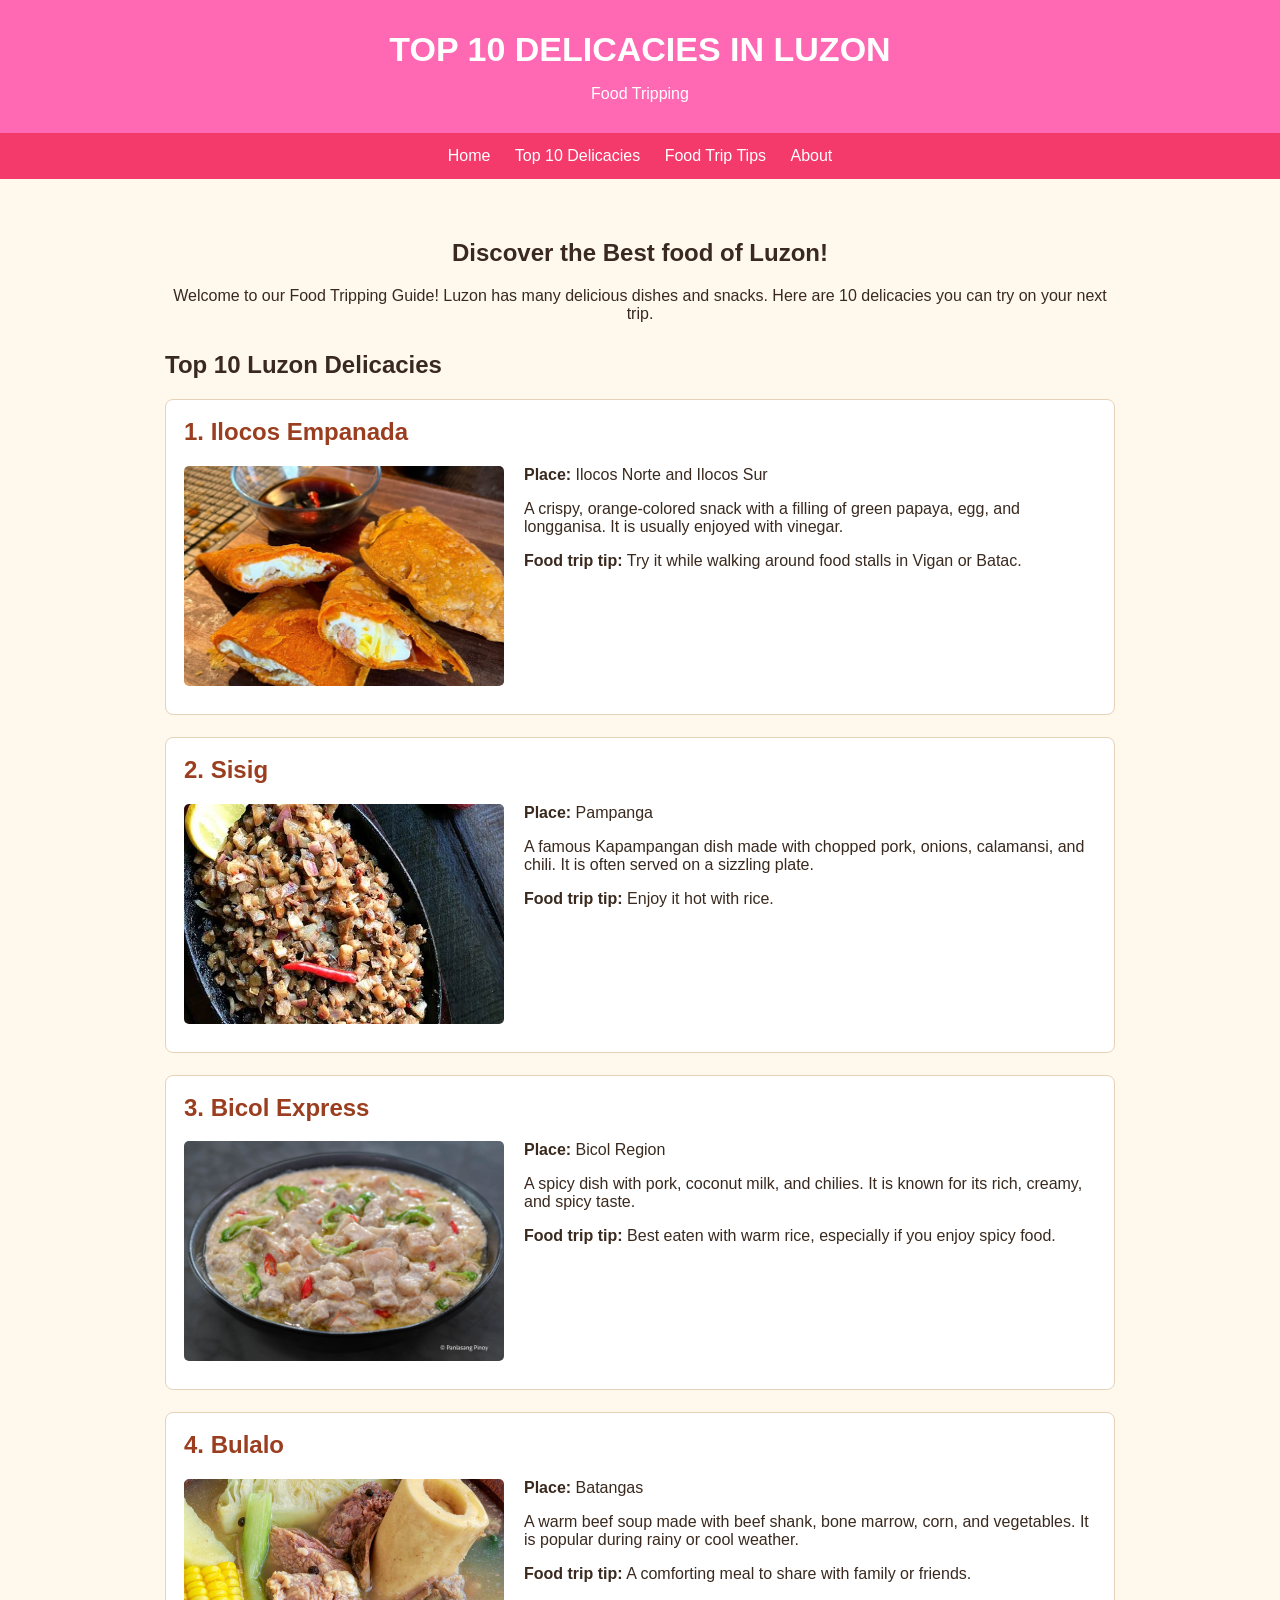
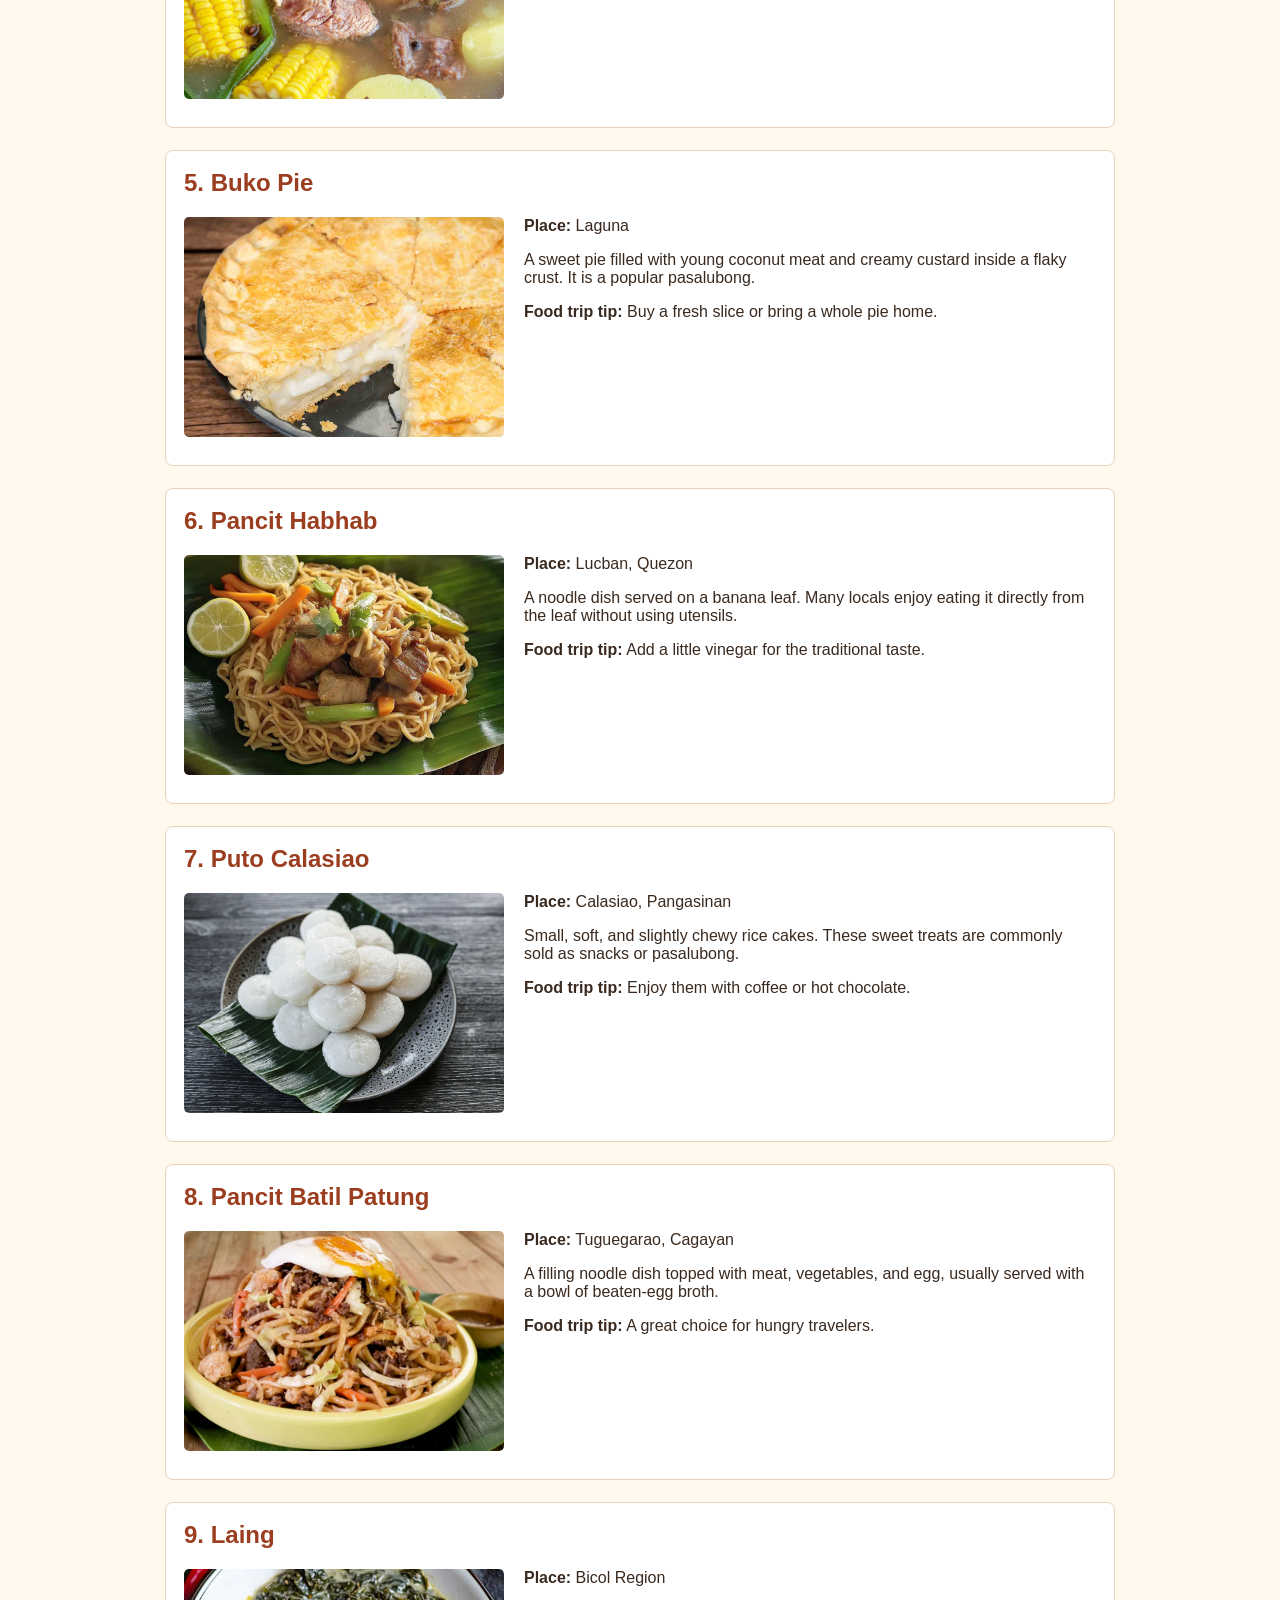
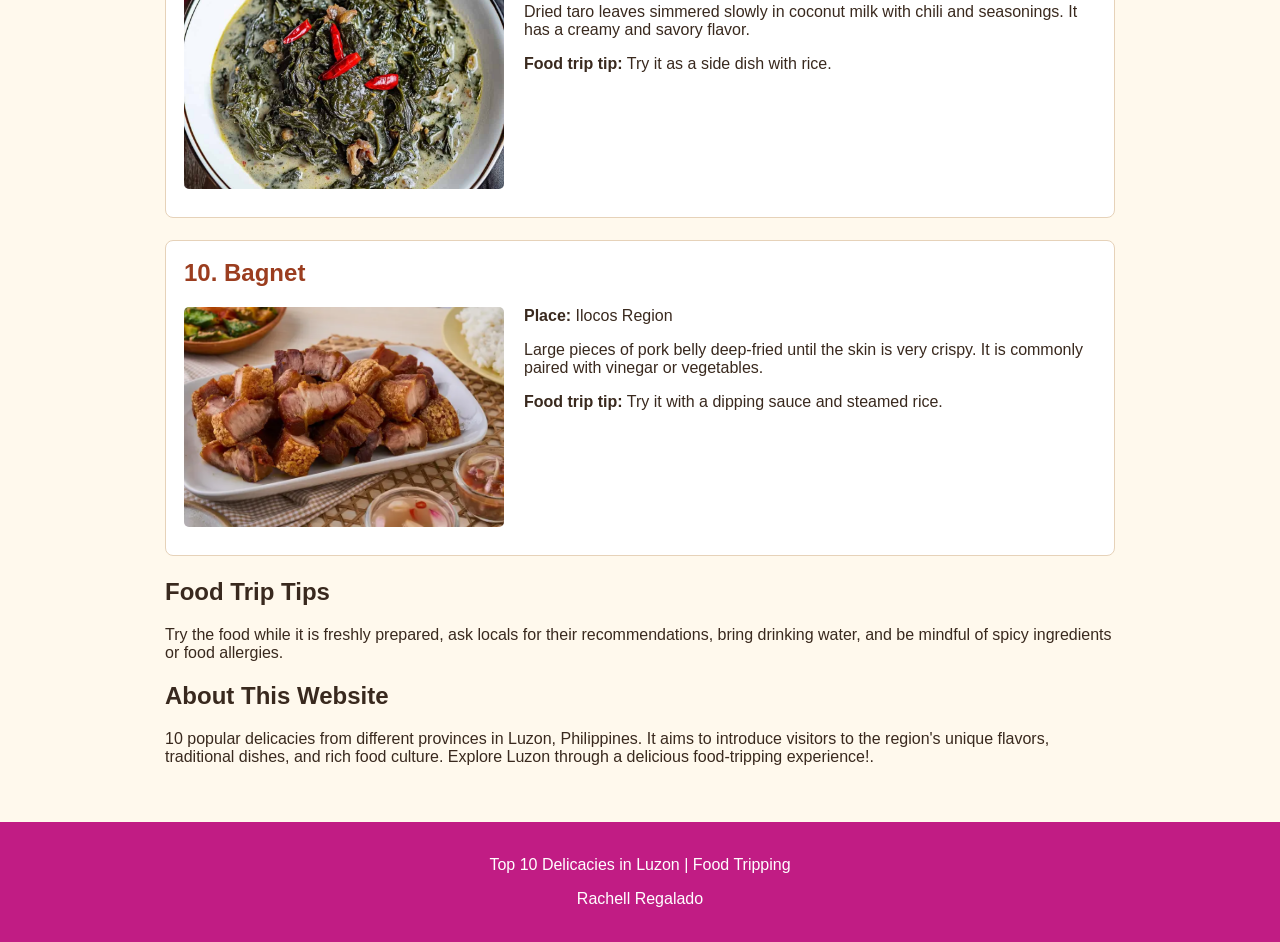
<file: index.html>
<html>
<head>
<title>Top 10 Delicacies in Luzon  - Food Tripping</title>
<link rel="stylesheet" href="style.css">
</head>
<body>
<div class="header">
<h1>TOP 10 DELICACIES IN LUZON</h1>
<p>Food Tripping</p>
</div>
<div class="navigation">
<a href="index.html#home">Home</a>
<a href="index.html#foods">Top 10 Delicacies</a>
<a href="index.html#tips">Food Trip Tips</a>
<a href="index.html#about">About</a>
</div>
<div class="content">

<div class="intro" id="home">
<h2>Discover the Best food of Luzon!</h2>
<p>Welcome to our Food Tripping Guide! Luzon has many delicious dishes and snacks. Here are 10 delicacies you can try on your next trip.</p>
</div>
<h2 id="foods">Top 10 Luzon Delicacies</h2>
<div class="food" id="food1">
<h2>1. Ilocos Empanada</h2>
<img src="foodpicture/empanada.jpg" alt="Ilocos Empanada" width="300">
<p><b>Place:</b> Ilocos Norte and Ilocos Sur</p>
<p>A crispy, orange-colored snack with a filling of green papaya, egg, and longganisa. It is usually enjoyed with vinegar.</p>
<p><b>Food trip tip:</b> Try it while walking around food stalls in Vigan or Batac.</p>
</div>
<div class="food" id="food2">
<h2>2. Sisig</h2>
<img src="foodpicture/sisig.jpg" alt="Sisig" width="300">
<p><b>Place:</b> Pampanga</p>
<p>A famous Kapampangan dish made with chopped pork, onions, calamansi, and chili. It is often served on a sizzling plate.</p>
<p><b>Food trip tip:</b> Enjoy it hot with rice.</p>
</div>
<div class="food" id="food3">
<h2>3. Bicol Express</h2>
<img src="foodpicture/bicolexpress.jpg" alt="Bicol Express" width="300">
<p><b>Place:</b> Bicol Region</p>
<p>A spicy dish with pork, coconut milk, and chilies. It is known for its rich, creamy, and spicy taste.</p>
<p><b>Food trip tip:</b> Best eaten with warm rice, especially if you enjoy spicy food.</p>
</div>
<div class="food" id="food4">
<h2>4. Bulalo</h2>
<img src="foodpicture/bulalo.jpg" alt="Bulalo" width="300">
<p><b>Place:</b> Batangas</p>
<p>A warm beef soup made with beef shank, bone marrow, corn, and vegetables. It is popular during rainy or cool weather.</p>
<p><b>Food trip tip:</b> A comforting meal to share with family or friends.</p>
</div>
<div class="food" id="food5">
<h2>5. Buko Pie</h2>
<img src="foodpicture/bukopie.jpg" alt="Buko Pie" width="300">
<p><b>Place:</b> Laguna</p>
<p>A sweet pie filled with young coconut meat and creamy custard inside a flaky crust. It is a popular pasalubong.</p>
<p><b>Food trip tip:</b> Buy a fresh slice or bring a whole pie home.</p>
</div>
<div class="food" id="food6">
<h2>6. Pancit Habhab</h2>
<img src="foodpicture/pancithabhab.jpg" alt="Pancit Habhab" width="300">
<p><b>Place:</b> Lucban, Quezon</p>
<p>A noodle dish served on a banana leaf. Many locals enjoy eating it directly from the leaf without using utensils.</p>
<p><b>Food trip tip:</b> Add a little vinegar for the traditional taste.</p>
</div>
<div class="food" id="food7">
<h2>7. Puto Calasiao</h2>
<img src="foodpicture/puto.jpg" alt="Puto Calasiao" width="300">
<p><b>Place:</b> Calasiao, Pangasinan</p>
<p>Small, soft, and slightly chewy rice cakes. These sweet treats are commonly sold as snacks or pasalubong.</p>
<p><b>Food trip tip:</b> Enjoy them with coffee or hot chocolate.</p>
</div>
<div class="food" id="food8">
<h2>8. Pancit Batil Patung</h2>
<img src="foodpicture/pancitpatung.jpg" alt="Pancit Batil Patung" width="300">
<p><b>Place:</b> Tuguegarao, Cagayan</p>
<p>A filling noodle dish topped with meat, vegetables, and egg, usually served with a bowl of beaten-egg broth.</p>
<p><b>Food trip tip:</b> A great choice for hungry travelers.</p>
</div>
<div class="food" id="food9">
<h2>9. Laing</h2>
<img src="foodpicture/laing.jpg" alt="Laing" width="300">
<p><b>Place:</b> Bicol Region</p>
<p>Dried taro leaves simmered slowly in coconut milk with chili and seasonings. It has a creamy and savory flavor.</p>
<p><b>Food trip tip:</b> Try it as a side dish with rice.</p>
</div>
<div class="food" id="food10">
<h2>10. Bagnet</h2>
<img src="foodpicture/bagnet.jpg" alt="Bagnet" width="300">
<p><b>Place:</b> Ilocos Region</p>
<p>Large pieces of pork belly deep-fried until the skin is very crispy. It is commonly paired with vinegar or vegetables.</p>
<p><b>Food trip tip:</b> Try it with a dipping sauce and steamed rice.</p>
</div>
<div id="tips">
<h2>Food Trip Tips</h2>
<p>Try the food while it is freshly prepared, ask locals for their recommendations, bring drinking water, and be mindful of spicy ingredients or food allergies.</p>
</div>
<div id="about">
<h2>About This Website</h2>
<p>10 popular delicacies from different provinces in Luzon, Philippines. It aims to introduce visitors to the region's unique flavors, traditional dishes, and rich food culture. Explore Luzon through a delicious food-tripping experience!.</p>
</div>
</div>
<div class="footer">
<p>Top 10 Delicacies in Luzon | Food Tripping</p>
<p>Rachell Regalado</p>
</div>
</body>
</html>
</file>
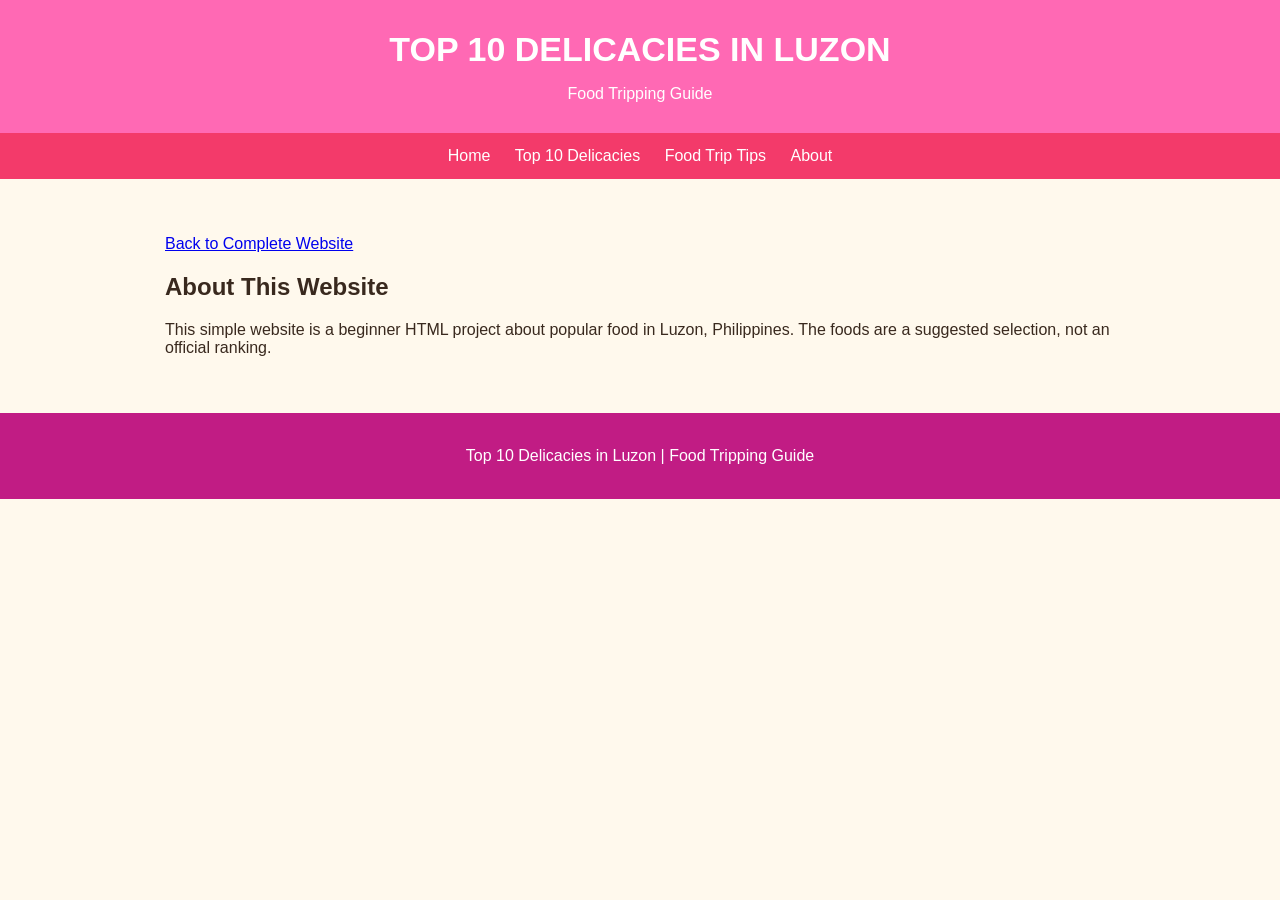
<file: parts/about.html>
<html>
<head>
<title>About</title>
<link rel="stylesheet" href="../style.css">
</head>
<body>
<div class="header">
<h1>TOP 10 DELICACIES IN LUZON</h1>
<p>Food Tripping Guide</p>
</div>
<div class="navigation">
<a href="../index.html#home">Home</a>
<a href="../index.html#foods">Top 10 Delicacies</a>
<a href="../index.html#tips">Food Trip Tips</a>
<a href="../index.html#about">About</a>
</div>
<div class="content">
<p><a href="../index.html">Back to Complete Website</a></p>
<div id="about">
<h2>About This Website</h2>
<p>This simple website is a beginner HTML project about popular food in Luzon, Philippines. The foods are a suggested selection, not an official ranking.</p>
</div>
</div>
<div class="footer">
<p>Top 10 Delicacies in Luzon | Food Tripping Guide</p>
</div>
</body>
</html>
</file>
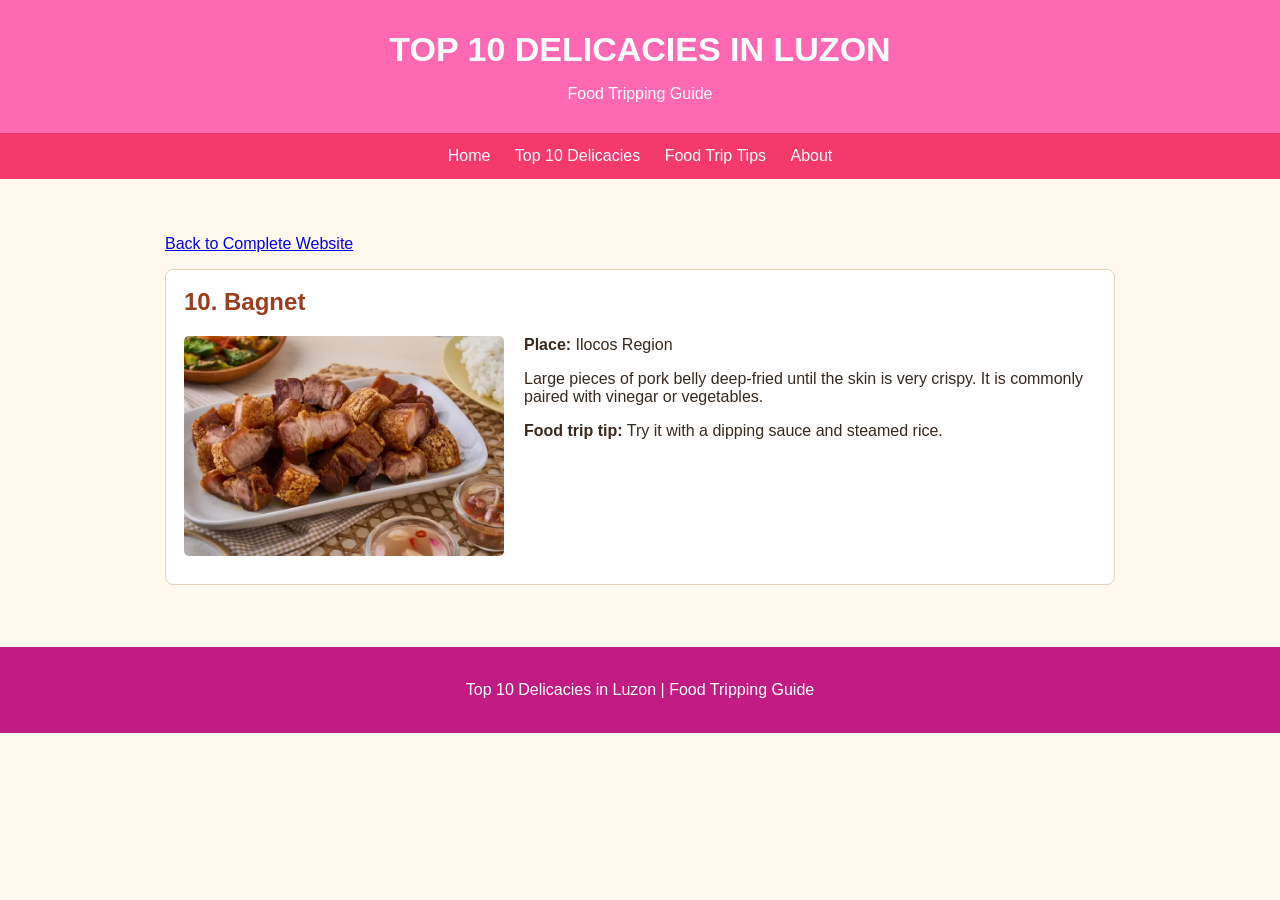
<file: parts/bagnet.html>
<html>
<head>
<title>Bagnet</title>
<link rel="stylesheet" href="../style.css">
</head>
<body>
<div class="header">
<h1>TOP 10 DELICACIES IN LUZON</h1>
<p>Food Tripping Guide</p>
</div>
<div class="navigation">
<a href="../index.html#home">Home</a>
<a href="../index.html#foods">Top 10 Delicacies</a>
<a href="../index.html#tips">Food Trip Tips</a>
<a href="../index.html#about">About</a>
</div>
<div class="content">
<p><a href="../index.html">Back to Complete Website</a></p>
<div class="food" id="food10">
<h2>10. Bagnet</h2>
<img src="../foodpicture/bagnet.jpg" alt="Bagnet" width="300">
<p><b>Place:</b> Ilocos Region</p>
<p>Large pieces of pork belly deep-fried until the skin is very crispy. It is commonly paired with vinegar or vegetables.</p>
<p><b>Food trip tip:</b> Try it with a dipping sauce and steamed rice.</p>
</div>
</div>
<div class="footer">
<p>Top 10 Delicacies in Luzon | Food Tripping Guide</p>
</div>
</body>
</html>
</file>
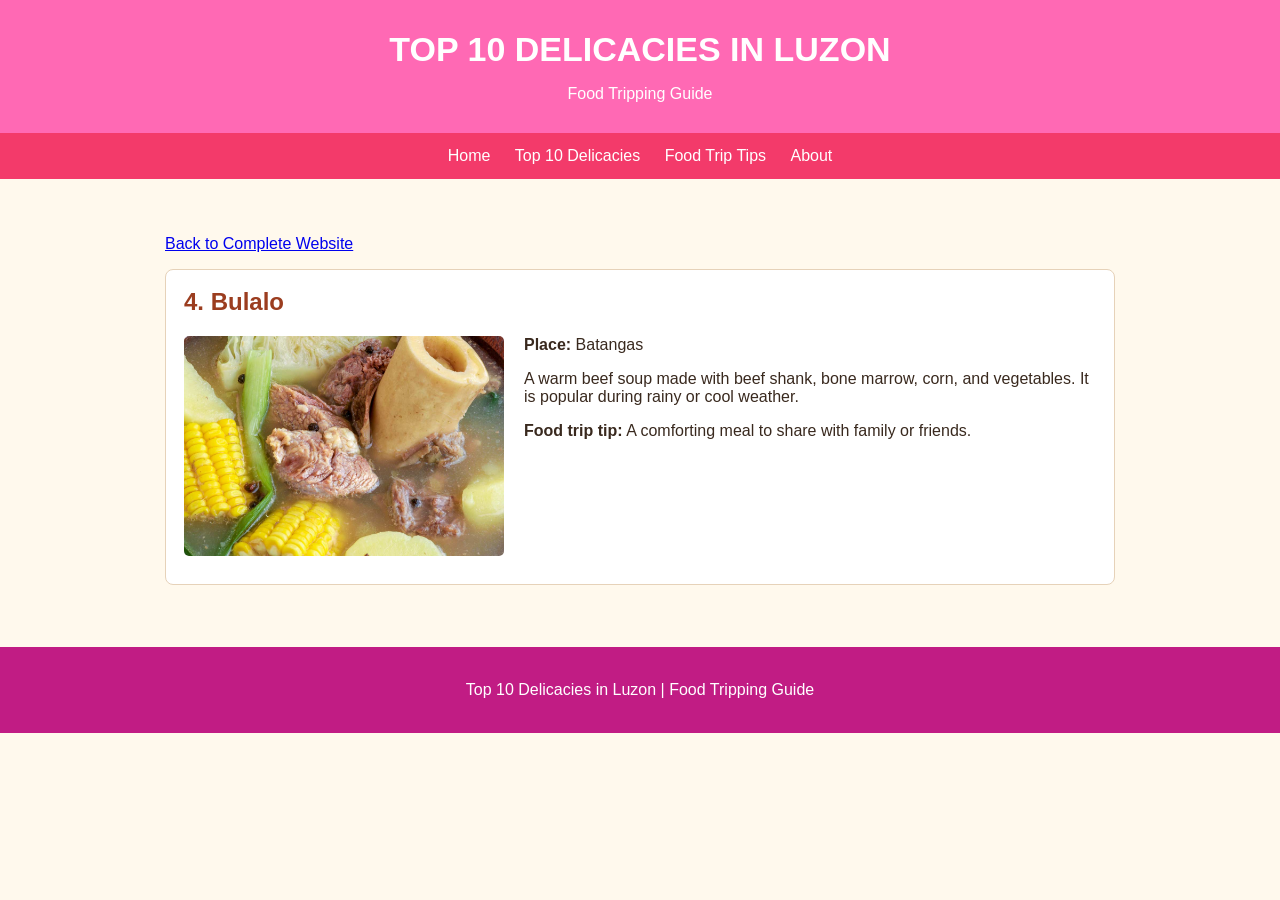
<file: parts/bulalo.html>
<html>
<head>
<title>Bulalo</title>
<link rel="stylesheet" href="../style.css">
</head>
<body>
<div class="header">
<h1>TOP 10 DELICACIES IN LUZON</h1>
<p>Food Tripping Guide</p>
</div>
<div class="navigation">
<a href="../index.html#home">Home</a>
<a href="../index.html#foods">Top 10 Delicacies</a>
<a href="../index.html#tips">Food Trip Tips</a>
<a href="../index.html#about">About</a>
</div>
<div class="content">
<p><a href="../index.html">Back to Complete Website</a></p>
<div class="food" id="food4">
<h2>4. Bulalo</h2>
<img src="../foodpicture/bulalo.jpg" alt="Bulalo" width="300">
<p><b>Place:</b> Batangas</p>
<p>A warm beef soup made with beef shank, bone marrow, corn, and vegetables. It is popular during rainy or cool weather.</p>
<p><b>Food trip tip:</b> A comforting meal to share with family or friends.</p>
</div>
</div>
<div class="footer">
<p>Top 10 Delicacies in Luzon | Food Tripping Guide</p>
</div>
</body>
</html>
</file>
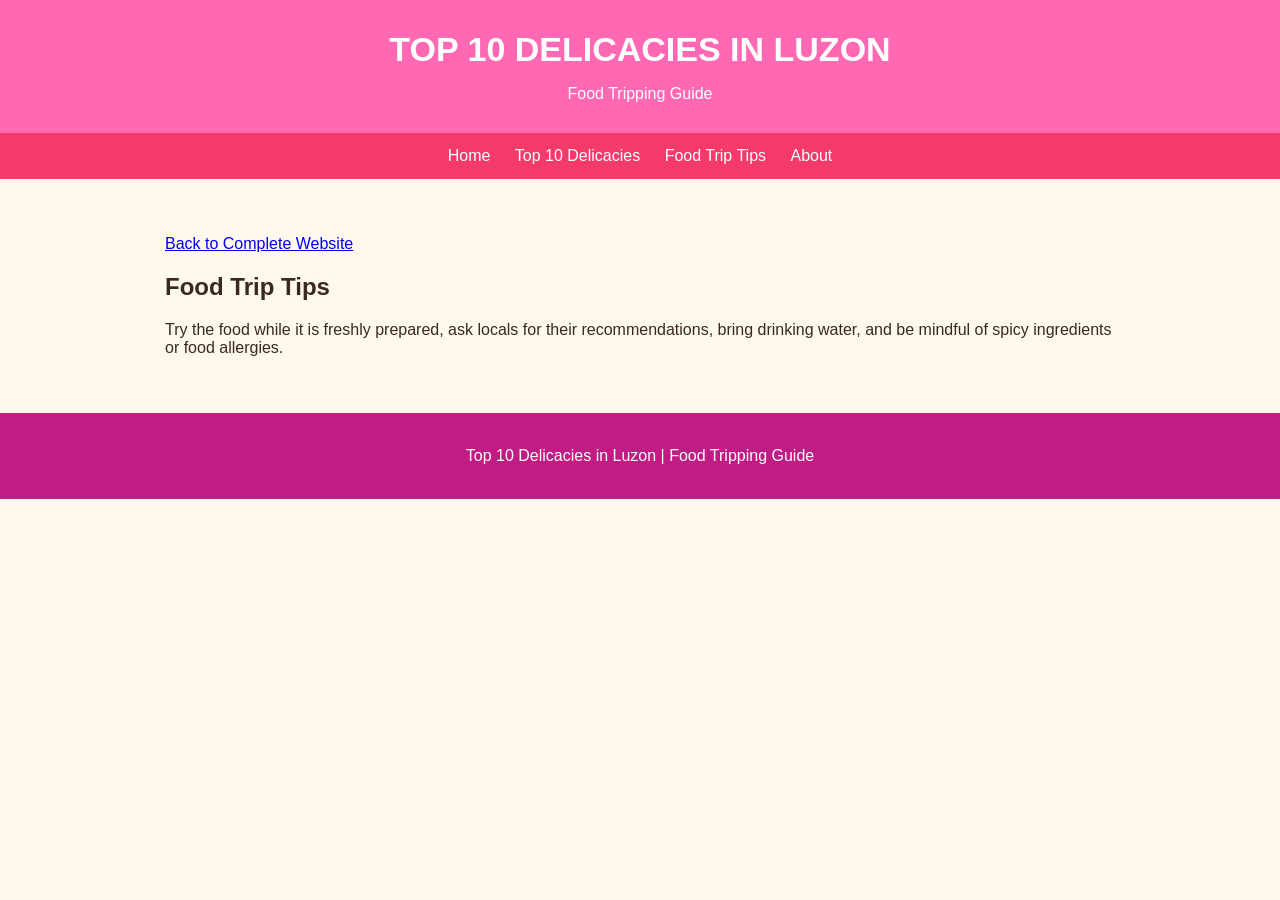
<file: parts/food_trip_tips.html>
<html>
<head>
<title>Food Trip Tips</title>
<link rel="stylesheet" href="../style.css">
</head>
<body>
<div class="header">
<h1>TOP 10 DELICACIES IN LUZON</h1>
<p>Food Tripping Guide</p>
</div>
<div class="navigation">
<a href="../index.html#home">Home</a>
<a href="../index.html#foods">Top 10 Delicacies</a>
<a href="../index.html#tips">Food Trip Tips</a>
<a href="../index.html#about">About</a>
</div>
<div class="content">
<p><a href="../index.html">Back to Complete Website</a></p>
<div id="tips">
<h2>Food Trip Tips</h2>
<p>Try the food while it is freshly prepared, ask locals for their recommendations, bring drinking water, and be mindful of spicy ingredients or food allergies.</p>
</div>
</div>
<div class="footer">
<p>Top 10 Delicacies in Luzon | Food Tripping Guide</p>
</div>
</body>
</html>
</file>
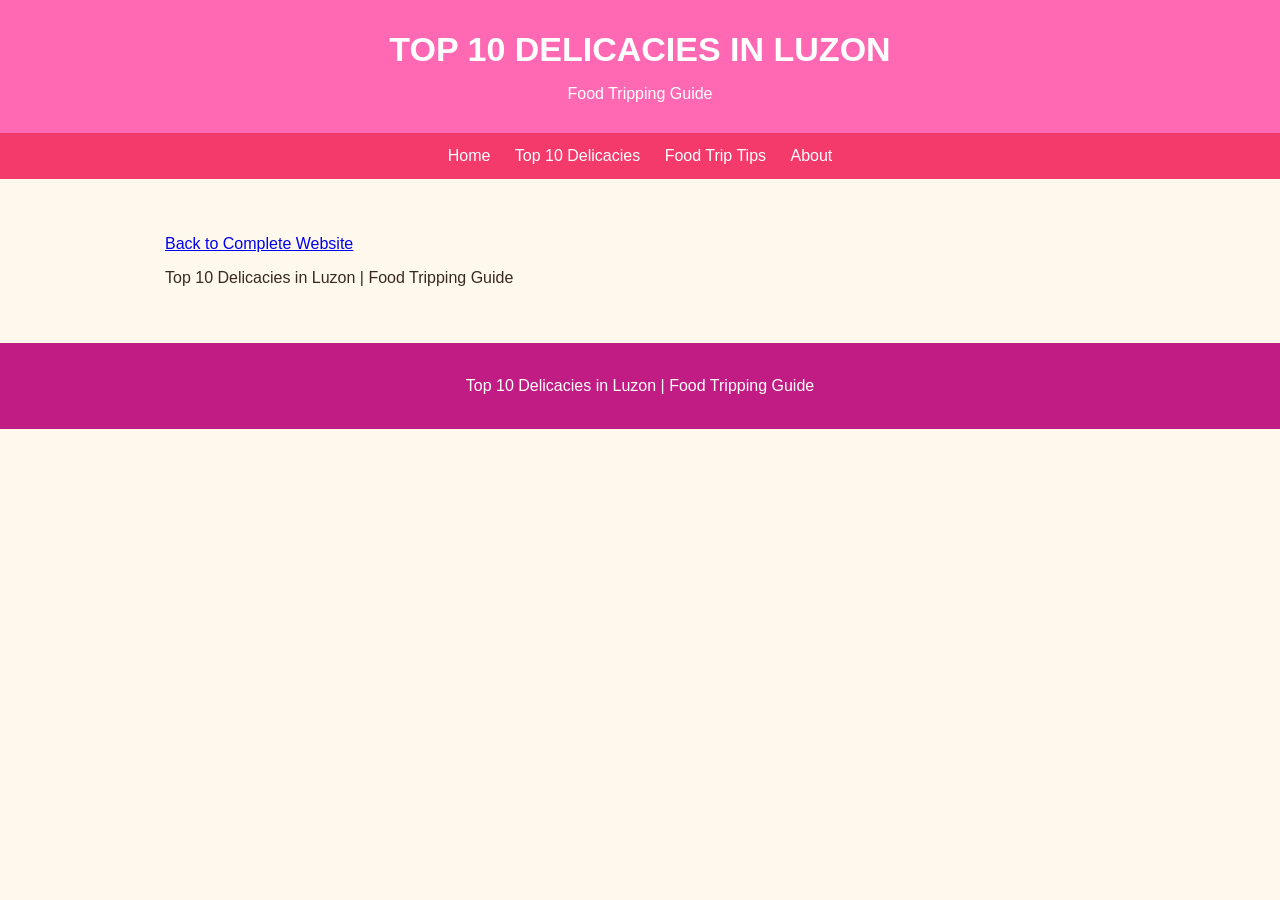
<file: parts/footer.html>
<html>
<head>
<title>Footer</title>
<link rel="stylesheet" href="../style.css">
</head>
<body>
<div class="header">
<h1>TOP 10 DELICACIES IN LUZON</h1>
<p>Food Tripping Guide</p>
</div>
<div class="navigation">
<a href="../index.html#home">Home</a>
<a href="../index.html#foods">Top 10 Delicacies</a>
<a href="../index.html#tips">Food Trip Tips</a>
<a href="../index.html#about">About</a>
</div>
<div class="content">
<p><a href="../index.html">Back to Complete Website</a></p>
<div>
<p>Top 10 Delicacies in Luzon | Food Tripping Guide</p>
</div>
</div>
<div class="footer">
<p>Top 10 Delicacies in Luzon | Food Tripping Guide</p>
</div>
</body>
</html>
</file>
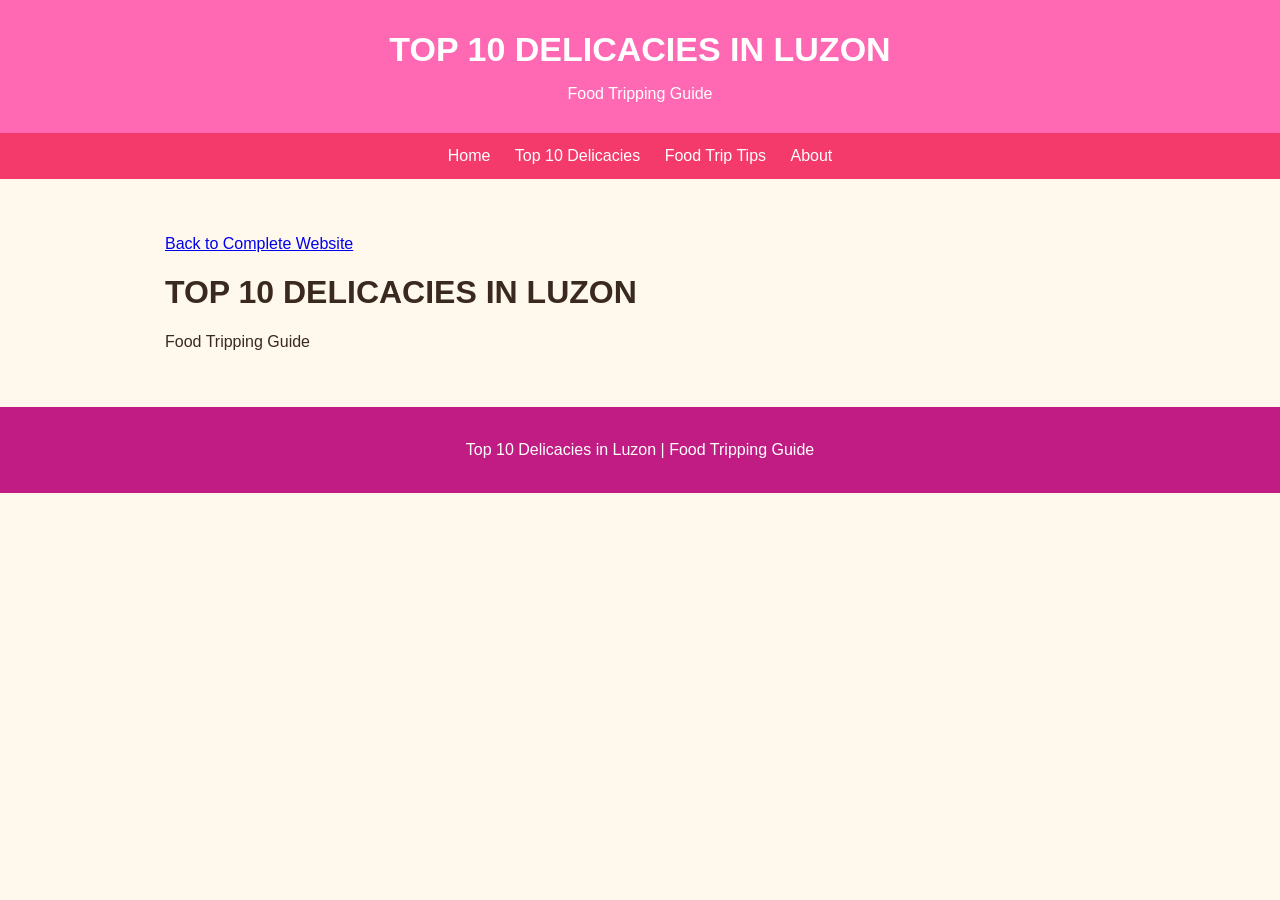
<file: parts/header.html>
<html>
<head>
<title>Header</title>
<link rel="stylesheet" href="../style.css">
</head>
<body>
<div class="header">
<h1>TOP 10 DELICACIES IN LUZON</h1>
<p>Food Tripping Guide</p>
</div>
<div class="navigation">
<a href="../index.html#home">Home</a>
<a href="../index.html#foods">Top 10 Delicacies</a>
<a href="../index.html#tips">Food Trip Tips</a>
<a href="../index.html#about">About</a>
</div>
<div class="content">
<p><a href="../index.html">Back to Complete Website</a></p>
<div>
<h1>TOP 10 DELICACIES IN LUZON</h1>
<p>Food Tripping Guide</p>
</div>
</div>
<div class="footer">
<p>Top 10 Delicacies in Luzon | Food Tripping Guide</p>
</div>
</body>
</html>
</file>
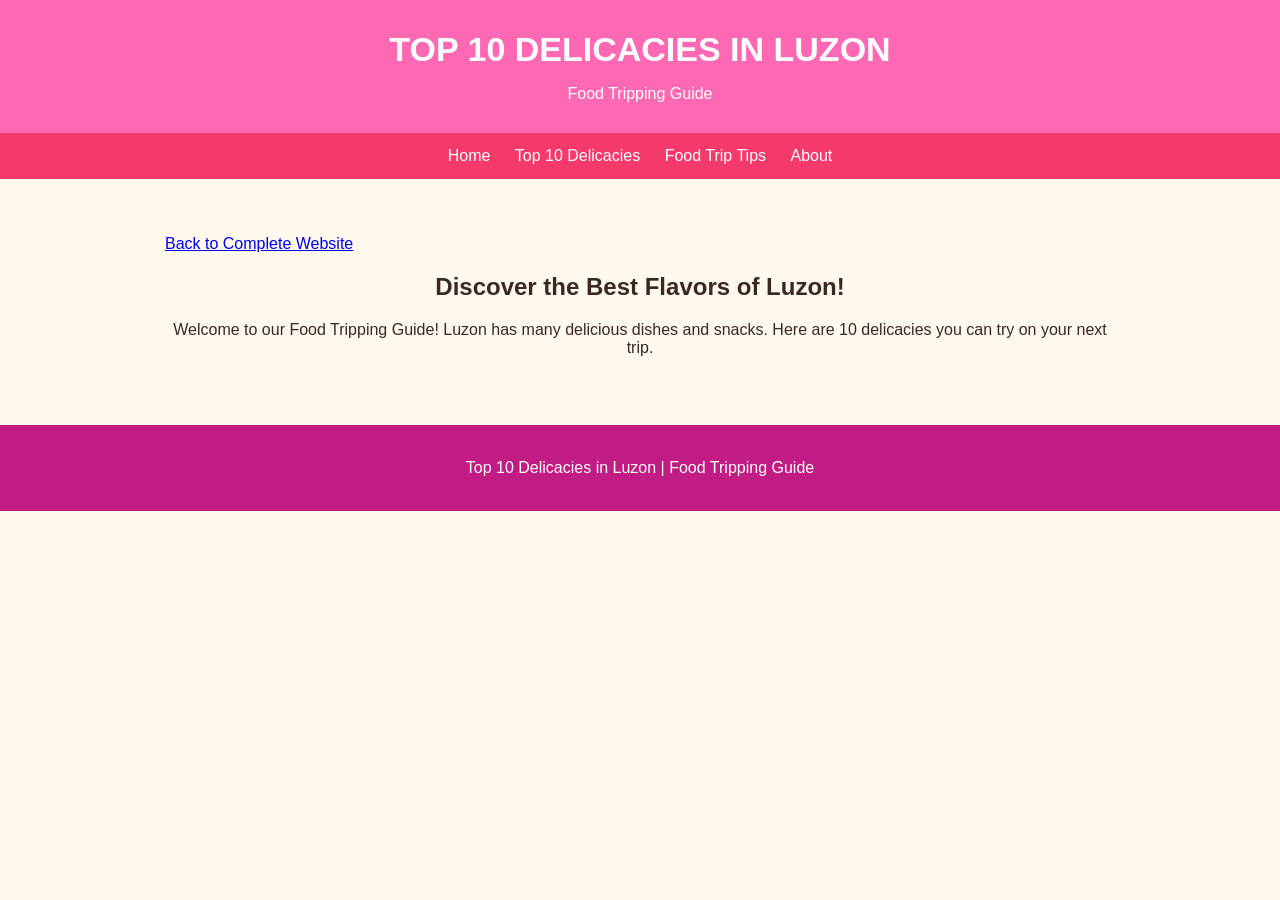
<file: parts/introduction.html>
<html>
<head>
<title>Introduction</title>
<link rel="stylesheet" href="../style.css">
</head>
<body>
<div class="header">
<h1>TOP 10 DELICACIES IN LUZON</h1>
<p>Food Tripping Guide</p>
</div>
<div class="navigation">
<a href="../index.html#home">Home</a>
<a href="../index.html#foods">Top 10 Delicacies</a>
<a href="../index.html#tips">Food Trip Tips</a>
<a href="../index.html#about">About</a>
</div>
<div class="content">
<p><a href="../index.html">Back to Complete Website</a></p>
<div class="intro" id="home">
<h2>Discover the Best Flavors of Luzon!</h2>
<p>Welcome to our Food Tripping Guide! Luzon has many delicious dishes and snacks. Here are 10 delicacies you can try on your next trip.</p>
</div>
</div>
<div class="footer">
<p>Top 10 Delicacies in Luzon | Food Tripping Guide</p>
</div>
</body>
</html>
</file>
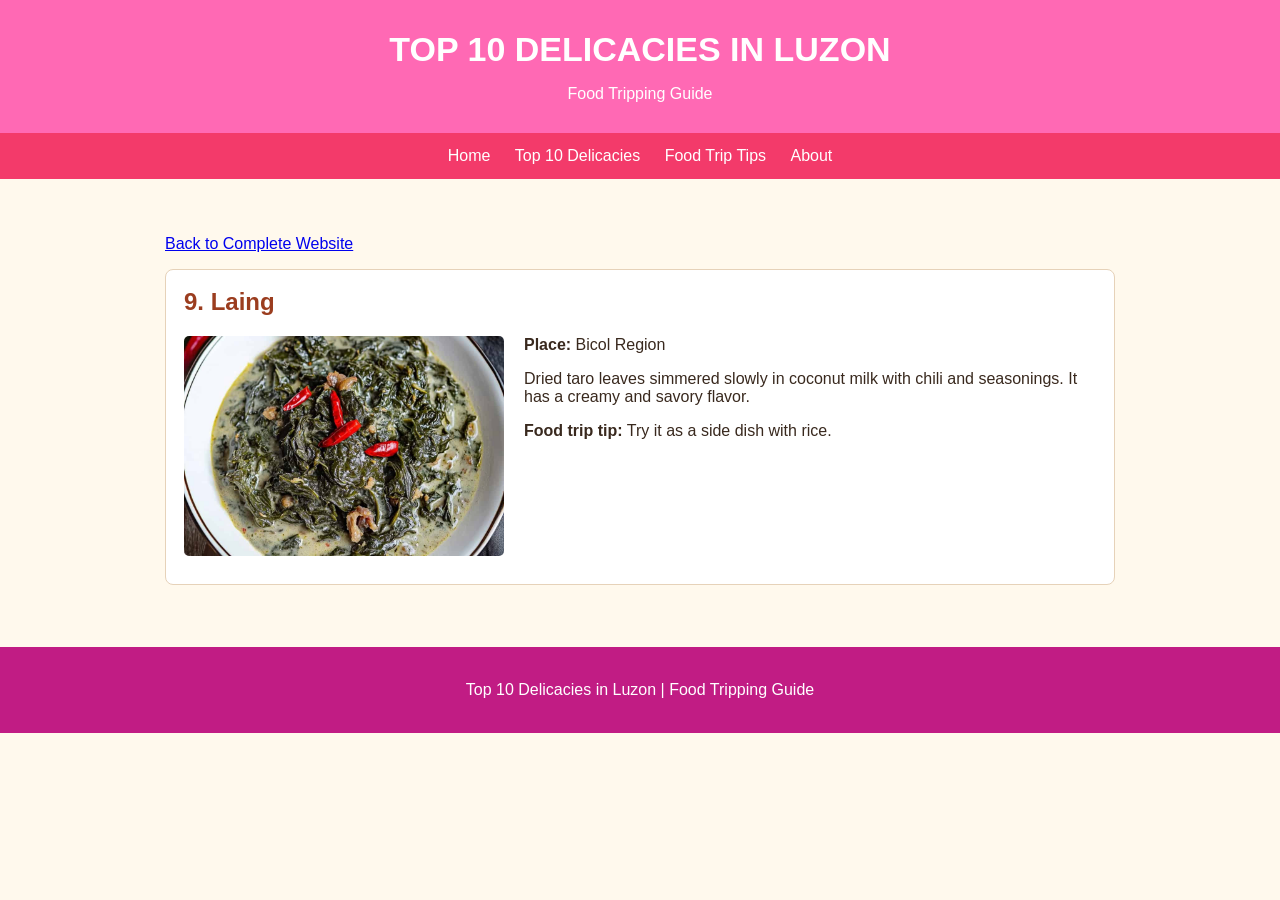
<file: parts/laing.html>
<html>
<head>
<title>Laing</title>
<link rel="stylesheet" href="../style.css">
</head>
<body>
<div class="header">
<h1>TOP 10 DELICACIES IN LUZON</h1>
<p>Food Tripping Guide</p>
</div>
<div class="navigation">
<a href="../index.html#home">Home</a>
<a href="../index.html#foods">Top 10 Delicacies</a>
<a href="../index.html#tips">Food Trip Tips</a>
<a href="../index.html#about">About</a>
</div>
<div class="content">
<p><a href="../index.html">Back to Complete Website</a></p>
<div class="food" id="food9">
<h2>9. Laing</h2>
<img src="../foodpicture/laing.jpg" alt="Laing" width="300">
<p><b>Place:</b> Bicol Region</p>
<p>Dried taro leaves simmered slowly in coconut milk with chili and seasonings. It has a creamy and savory flavor.</p>
<p><b>Food trip tip:</b> Try it as a side dish with rice.</p>
</div>
</div>
<div class="footer">
<p>Top 10 Delicacies in Luzon | Food Tripping Guide</p>
</div>
</body>
</html>
</file>
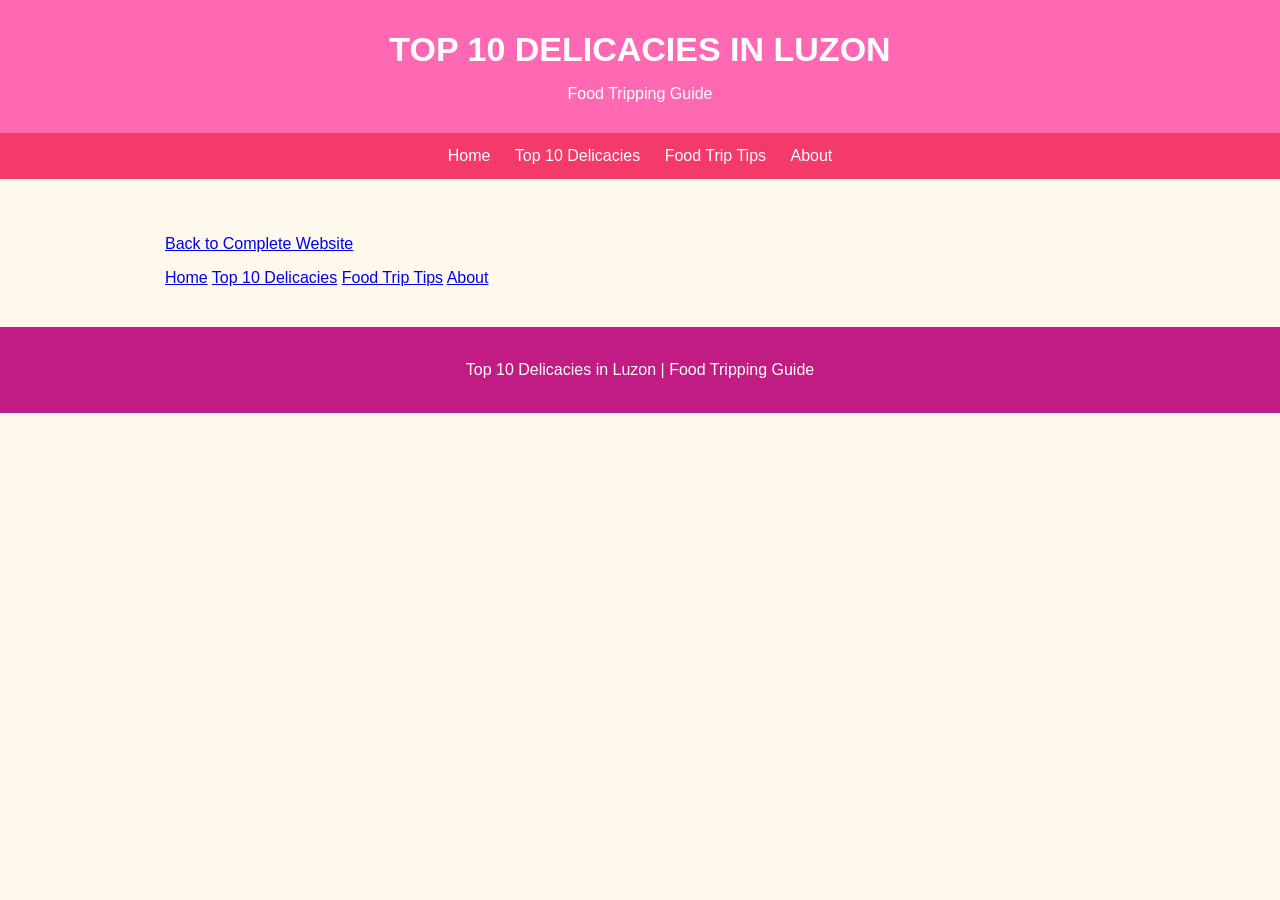
<file: parts/navigation.html>
<html>
<head>
<title>Navigation</title>
<link rel="stylesheet" href="../style.css">
</head>
<body>
<div class="header">
<h1>TOP 10 DELICACIES IN LUZON</h1>
<p>Food Tripping Guide</p>
</div>
<div class="navigation">
<a href="../index.html#home">Home</a>
<a href="../index.html#foods">Top 10 Delicacies</a>
<a href="../index.html#tips">Food Trip Tips</a>
<a href="../index.html#about">About</a>
</div>
<div class="content">
<p><a href="../index.html">Back to Complete Website</a></p>
<div>
<a href="../index.html#home">Home</a>
<a href="../index.html#foods">Top 10 Delicacies</a>
<a href="../index.html#tips">Food Trip Tips</a>
<a href="../index.html#about">About</a>
</div>
</div>
<div class="footer">
<p>Top 10 Delicacies in Luzon | Food Tripping Guide</p>
</div>
</body>
</html>
</file>
<file: style.css>
body {
    background-color: #fff9ed;
    color: #39291e;
    font-family: Arial, sans-serif;
    margin: 0;
}
.header {
    background-color: #FF69B4;
    color: white;
    padding: 30px;
    text-align: center;
}
.header h1 {
    margin: 0;
    font-size: 34px;
}
.header p {
    margin-bottom: 0;
}
.navigation {
    background-color: #F33A6A;
    text-align: center;
    padding: 14px;
}
.navigation a {
    color: white;
    text-decoration: none;
    margin: 10px;
}
.navigation a:hover {
    text-decoration: underline;
}
.content {
    max-width: 950px;
    margin: 25px auto;
    padding: 15px;
}
.intro {
    text-align: center;
    margin-bottom: 28px;
}
.food {
    background-color: white;
    border: 1px solid #e6d2b9;
    border-radius: 8px;
    padding: 18px;
    margin-bottom: 22px;
    overflow: hidden;
}
.food h2 {
    color: #9b3d1f;
    margin-top: 0;
}
.food img {
    width: 320px;
    max-width: 100%;
    height: 220px;
    object-fit: cover;
    float: left;
    margin-right: 20px;
    margin-bottom: 10px;
    border-radius: 5px;
}
.food a {
    color: #9b3d1f;
}
.footer {
    background-color: #C11C84;
    color: white;
    padding: 18px;
    text-align: center;
}
.small-page {
    max-width: 800px;
    margin: 30px auto;
    padding: 15px;
}
</file>
